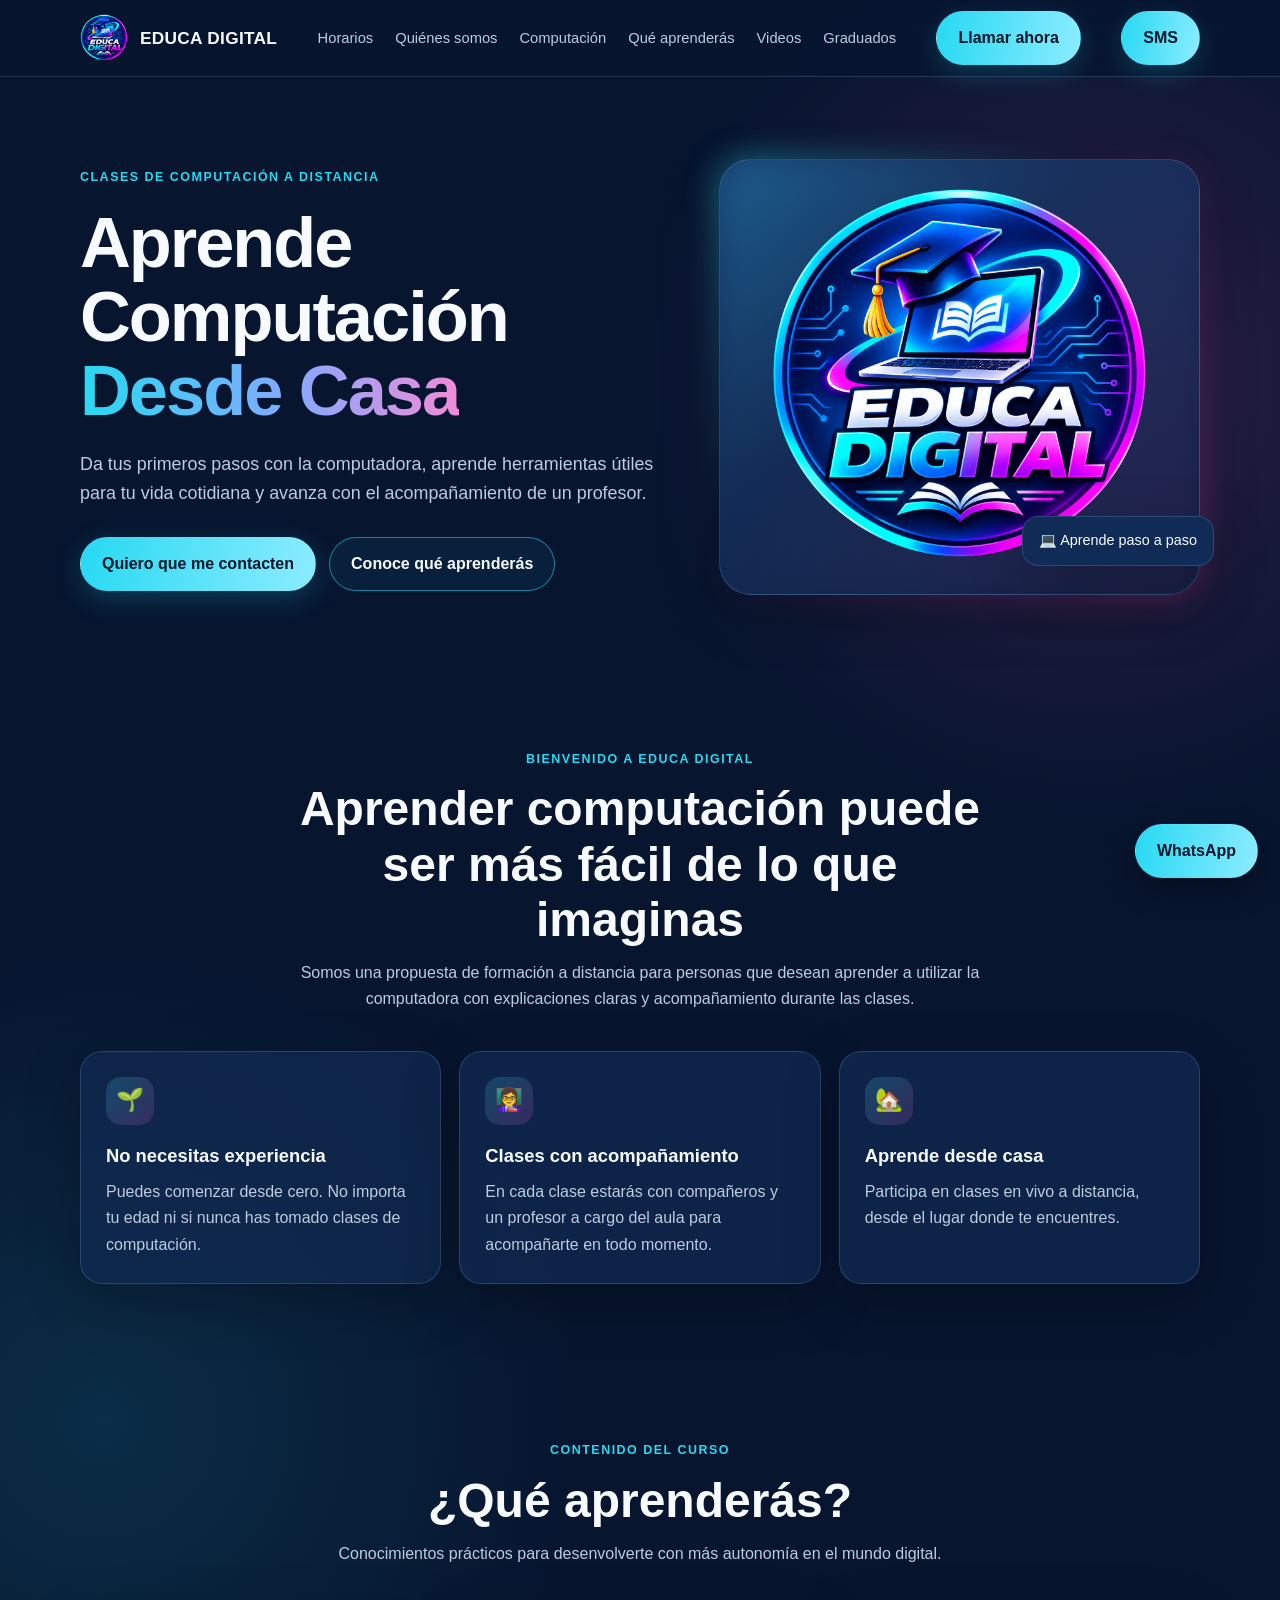
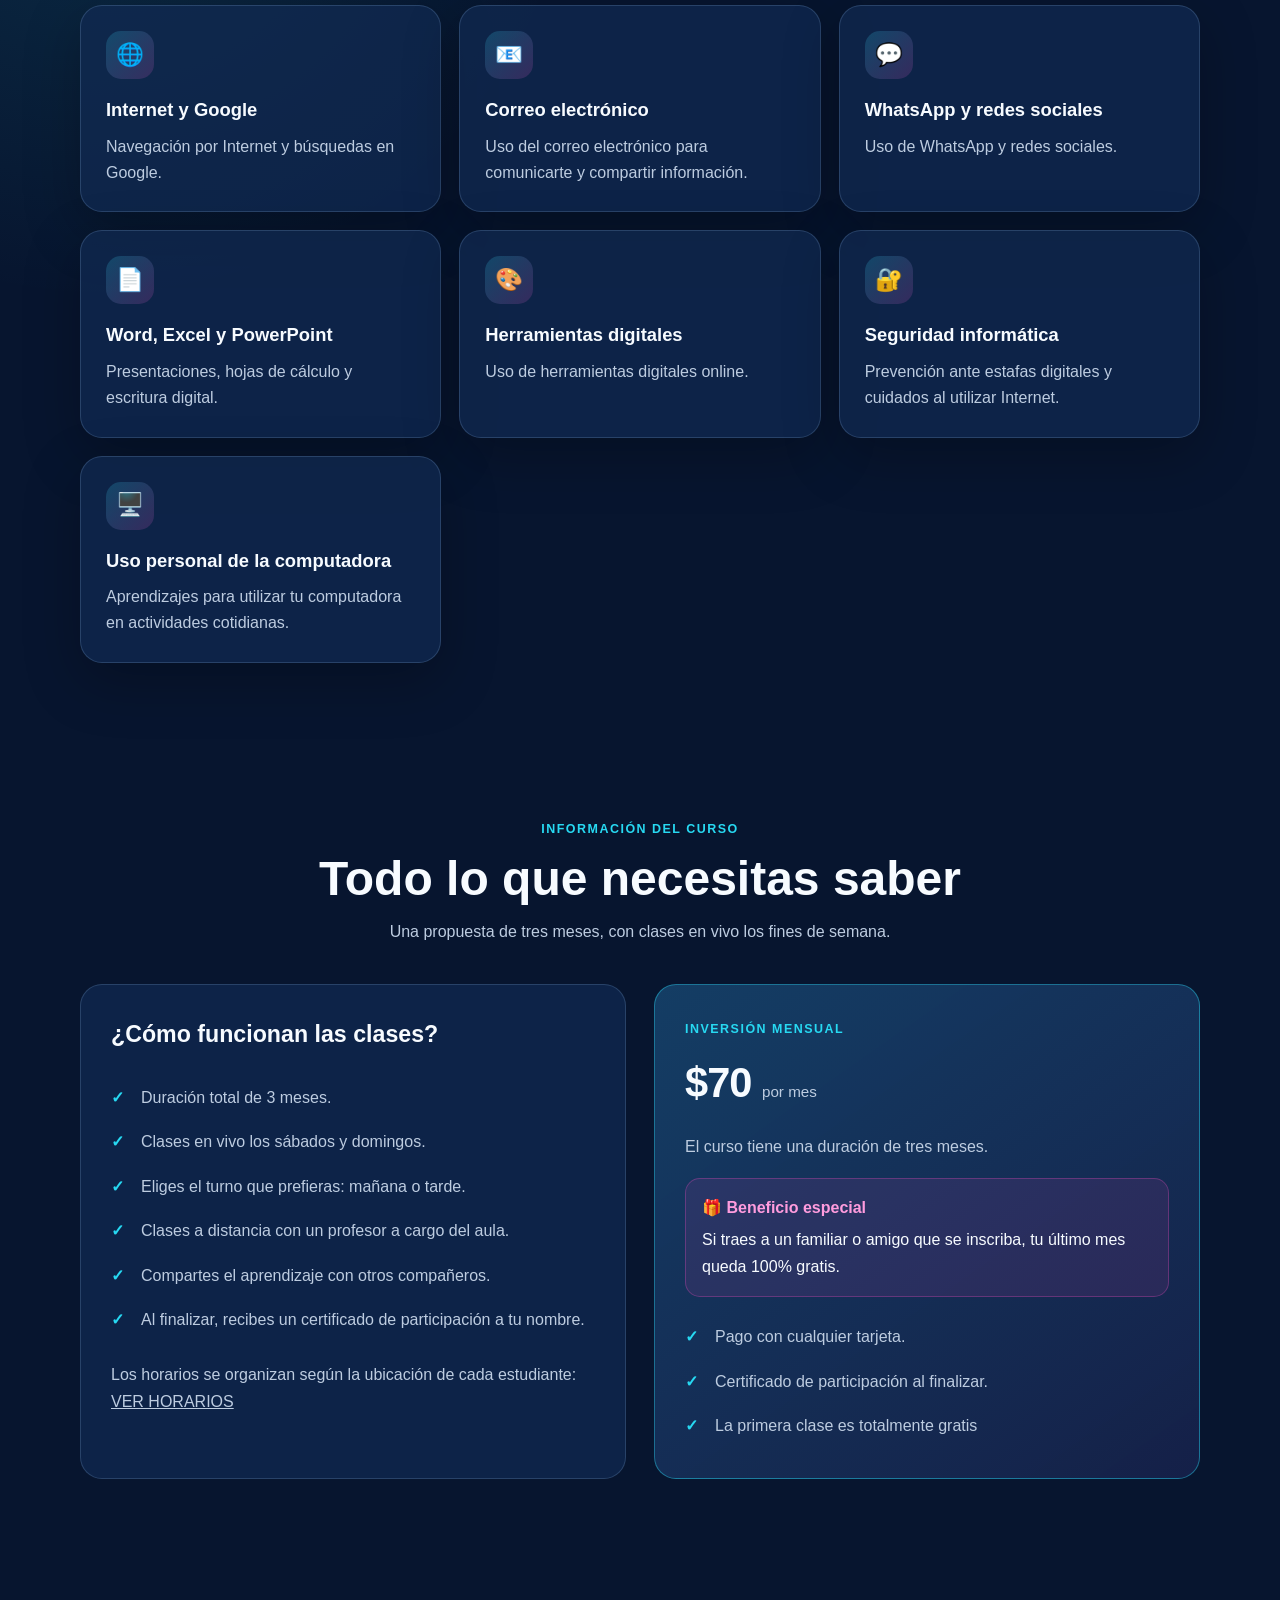
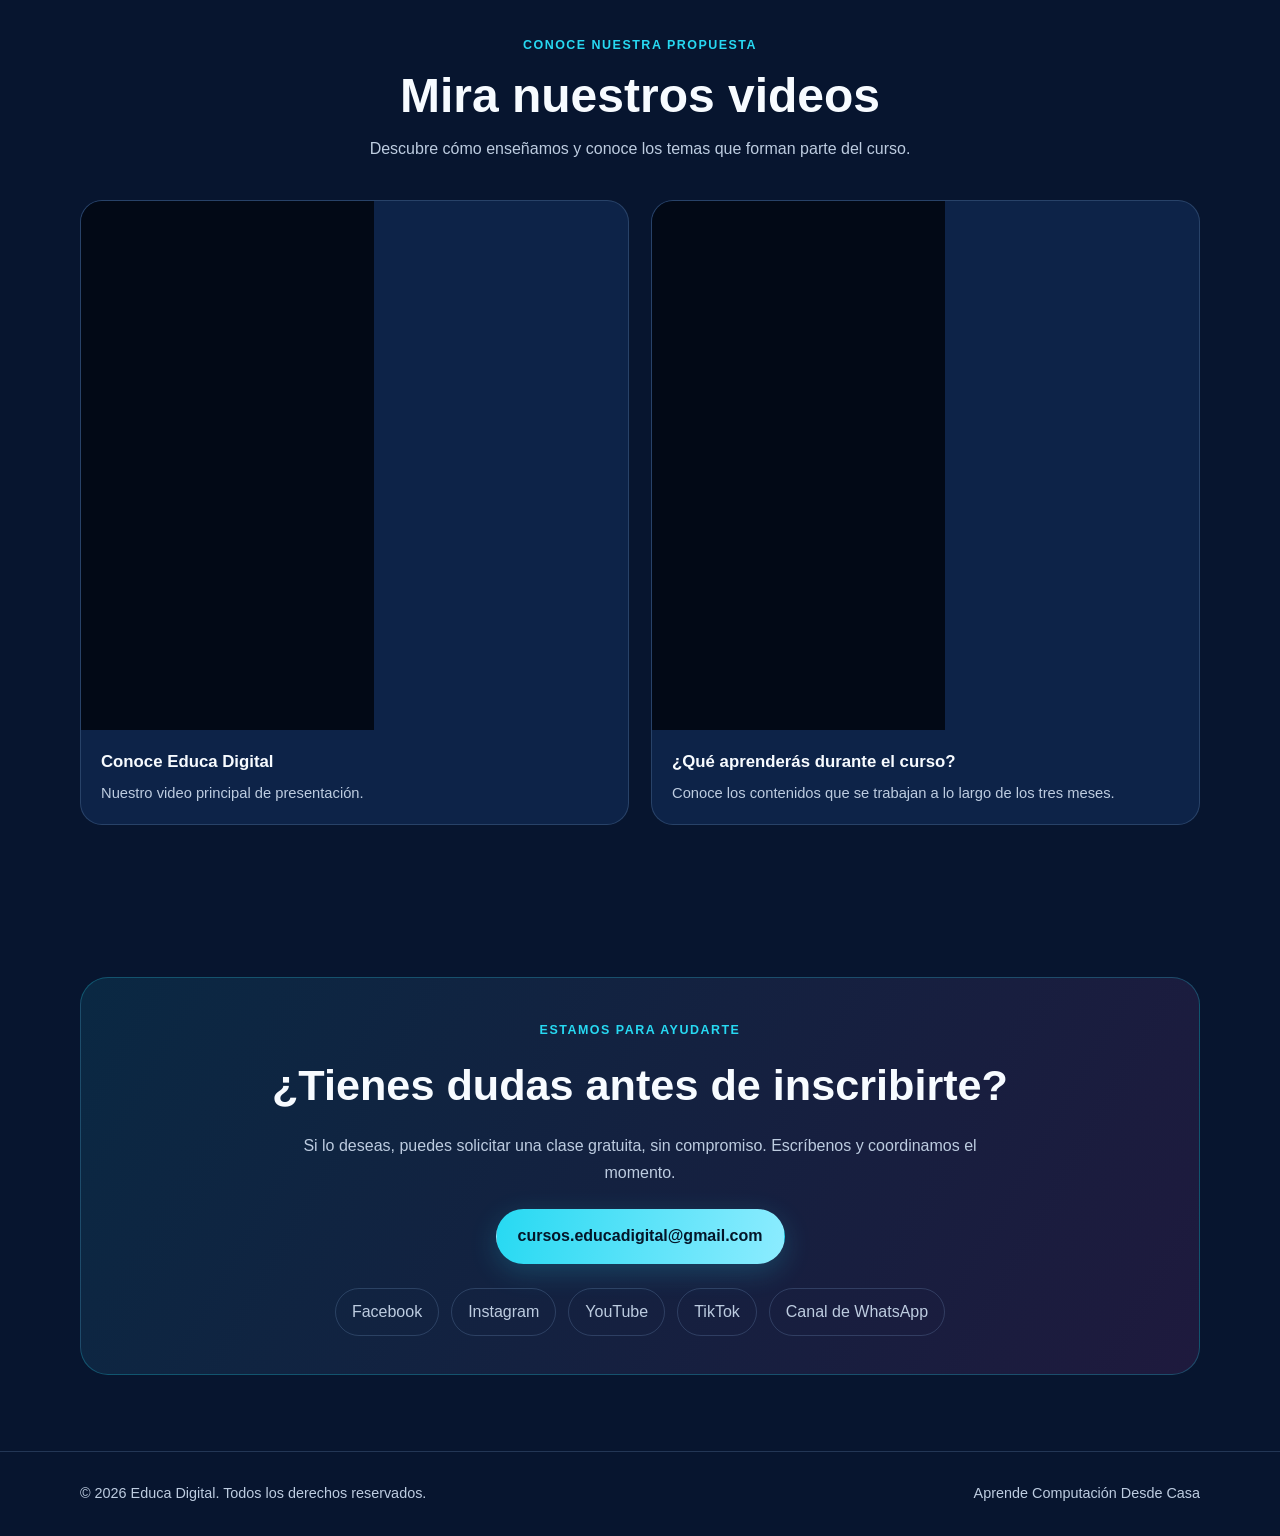
<file: index.html>
<!DOCTYPE html>
<html lang="es">
<head><link rel="icon" type="image/x-icon" href="/favicon-ed.ico">
  <meta charset="UTF-8">
  <meta name="viewport" content="width=device-width, initial-scale=1.0">
  <meta name="theme-color" content="#07152f">
  <meta name="description" content="Aprende computación desde casa con Educa Digital. Clases en vivo, acompañamiento de profesores y explicaciones fáciles de entender.">
  <title>Educa Digital | Aprende Computación Desde Casa</title>
  <link rel="stylesheet" href="estilos.css">
  
</head>
<body>
  <header class="topbar">
    <div class="container nav">
      <a class="brand" href="#inicio" aria-label="Educa Digital, inicio">
        <img src="logo.png" alt="Logo de Educa Digital">
        <span>EDUCA DIGITAL</span>
      </a>
      <nav class="nav-links" aria-label="Navegación principal">
        <a href="horario.html">Horarios</a>
        <a href="#nosotros">Quiénes somos</a>
        <a href="#curso">Computación</a>
        <a href="#aprendizaje">Qué aprenderás</a>
        <a href="#videos">Videos</a>
        <a href="graduados.html">Graduados</a>
      </nav>
      <a class="btn btn-primary" href="tel:+5493794576062">Llamar ahora</a> <a class="btn btn-primary" href="sms:+5493794576062">SMS</a>
    </div>
  </header>

  <main>
    <section class="hero" id="inicio">
      <div class="container hero-grid">
        <div>
          <span class="eyebrow">Clases de computación a distancia</span>
          <h1>Aprende Computación <span class="gradient-text">Desde Casa</span></h1>
          <p>Da tus primeros pasos con la computadora, aprende herramientas útiles para tu vida cotidiana y avanza con el acompañamiento de un profesor.</p>
          <div class="hero-actions">
            <a class="btn btn-primary" href="https://forms.gle/ZuZSR2dyeX1vKFSo9" target="_blank" rel="noopener">Quiero que me contacten</a>
            <a class="btn btn-outline" href="#aprendizaje">Conoce qué aprenderás</a>
          </div>
        </div>
        <div class="hero-art">
          <img src="logo.png" alt="Educa Digital">
          <div class="floating-note">💻 Aprende paso a paso</div>
        </div>
      </div>
    </section>

    <section id="nosotros">
      <div class="container">
        <div class="section-heading">
          <span class="eyebrow">Bienvenido a Educa Digital</span>
          <h2>Aprender computación puede ser más fácil de lo que imaginas</h2>
          <p>Somos una propuesta de formación a distancia para personas que desean aprender a utilizar la computadora con explicaciones claras y acompañamiento durante las clases.</p>
        </div>
        <div class="cards">
          <article class="card">
            <div class="card-icon">🌱</div>
            <h3>No necesitas experiencia</h3>
            <p>Puedes comenzar desde cero. No importa tu edad ni si nunca has tomado clases de computación.</p>
          </article>
          <article class="card">
            <div class="card-icon">👩‍🏫</div>
            <h3>Clases con acompañamiento</h3>
            <p>En cada clase estarás con compañeros y un profesor a cargo del aula para acompañarte en todo momento.</p>
          </article>
          <article class="card">
            <div class="card-icon">🏡</div>
            <h3>Aprende desde casa</h3>
            <p>Participa en clases en vivo a distancia, desde el lugar donde te encuentres.</p>
          </article>
        </div>
      </div>
    </section>

    <section id="aprendizaje">
      <div class="container">
        <div class="section-heading">
          <span class="eyebrow">Contenido del curso</span>
          <h2>¿Qué aprenderás?</h2>
          <p>Conocimientos prácticos para desenvolverte con más autonomía en el mundo digital.</p>
        </div>
        <div class="cards">
          <article class="card"><div class="card-icon">🌐</div><h3>Internet y Google</h3><p>Navegación por Internet y búsquedas en Google.</p></article>
          <article class="card"><div class="card-icon">📧</div><h3>Correo electrónico</h3><p>Uso del correo electrónico para comunicarte y compartir información.</p></article>
          <article class="card"><div class="card-icon">💬</div><h3>WhatsApp y redes sociales</h3><p>Uso de WhatsApp y redes sociales.</p></article>
          <article class="card"><div class="card-icon">📄</div><h3>Word, Excel y PowerPoint</h3><p>Presentaciones, hojas de cálculo y escritura digital.</p></article>
          <article class="card"><div class="card-icon">🎨</div><h3>Herramientas digitales</h3><p>Uso de herramientas digitales online.</p></article>
          <article class="card"><div class="card-icon">🔐</div><h3>Seguridad informática</h3><p>Prevención ante estafas digitales y cuidados al utilizar Internet.</p></article>
          <article class="card"><div class="card-icon">🖥️</div><h3>Uso personal de la computadora</h3><p>Aprendizajes para utilizar tu computadora en actividades cotidianas.</p></article>
        </div>
      </div>
    </section>

    <section id="curso">
      <div class="container">
        <div class="section-heading">
          <span class="eyebrow">Información del curso</span>
          <h2>Todo lo que necesitas saber</h2>
          <p>Una propuesta de tres meses, con clases en vivo los fines de semana.</p>
        </div>
        <div class="course-layout">
          <div class="course-panel">
            <h3>¿Cómo funcionan las clases?</h3>
            <ul class="check-list">
              <li>Duración total de 3 meses.</li>
              <li>Clases en vivo los sábados y domingos.</li>
              <li>Eliges el turno que prefieras: mañana o tarde.</li>
              <li>Clases a distancia con un profesor a cargo del aula.</li>
              <li>Compartes el aprendizaje con otros compañeros.</li>
              <li>Al finalizar, recibes un certificado de participación a tu nombre.</li>
            </ul>
            <p style="color:var(--muted);margin-top:20px">Los horarios se organizan según la ubicación de cada estudiante: <a href="horario.html">VER HORARIOS</a>
          </div>
          <div class="course-panel highlight">
            <span class="eyebrow">Inversión mensual</span>
            <div class="price">$70 <small>por mes</small></div>
            <p style="color:var(--muted)">El curso tiene una duración de tres meses.</p>
            <div class="bonus">
              <strong>🎁 Beneficio especial</strong>
              <p style="margin:6px 0 0;color:var(--white)">Si traes a un familiar o amigo que se inscriba, tu último mes queda 100% gratis.</p>
            </div>
            <ul class="check-list">
              <li>Pago con cualquier tarjeta.</li>
              <li>Certificado de participación al finalizar.</li>
              <li>La primera clase es totalmente gratis</li>
            </ul>
          </div>
        </div>
      </div>
    </section>

    <section id="videos">
      <div class="container">
        <div class="section-heading">
          <span class="eyebrow">Conoce nuestra propuesta</span>
          <h2>Mira nuestros videos</h2>
          <p>Descubre cómo enseñamos y conoce los temas que forman parte del curso.</p>
        </div>
        <div class="video-grid">
          <article class="video-card">
            <div class="video-frame">
              <iframe src="https://www.facebook.com/plugins/video.php?href=https%3A%2F%2Fwww.facebook.com%2Freel%2F1406018967979762&show_text=false" title="Video publicitario de Educa Digital" loading="lazy" allow="autoplay; clipboard-write; encrypted-media; picture-in-picture; web-share" allowfullscreen></iframe>
            </div>
            <div class="video-caption"><h3>Conoce Educa Digital</h3><p>Nuestro video principal de presentación.</p></div>
          </article>
          <article class="video-card">
            <div class="video-frame">
              <iframe src="https://www.facebook.com/plugins/video.php?href=https%3A%2F%2Fwww.facebook.com%2Freel%2F2603222766864018&show_text=false" title="Contenido del curso de tres meses" loading="lazy" allow="autoplay; clipboard-write; encrypted-media; picture-in-picture; web-share" allowfullscreen></iframe>
            </div>
            <div class="video-caption"><h3>¿Qué aprenderás durante el curso?</h3><p>Conoce los contenidos que se trabajan a lo largo de los tres meses.</p></div>
          </article>
        </div>
      </div>
    </section>

    <section id="contacto">
      <div class="container">
        <div class="trust-box">
          <span class="eyebrow">Estamos para ayudarte</span>
          <h2>¿Tienes dudas antes de inscribirte?</h2>
          <p>Si lo deseas, puedes solicitar una clase gratuita, sin compromiso. Escríbenos y coordinamos el momento.</p>
          <a class="btn btn-primary" href="mailto:cursos.educadigital@gmail.com">cursos.educadigital@gmail.com</a>
          <div class="socials">
            <a href="https://www.facebook.com/computacion.educadigital" target="_blank" rel="noopener">Facebook</a>
            <a href="https://www.instagram.com/computacion.educadigital/" target="_blank" rel="noopener">Instagram</a>
            <a href="https://www.youtube.com/@computacion.educadigital" target="_blank" rel="noopener">YouTube</a>
            <a href="https://www.tiktok.com/@computacion.educadigital" target="_blank" rel="noopener">TikTok</a>
            <a href="https://whatsapp.com/channel/0029Vb9up9wKrWQxth9QkJ2N" target="_blank" rel="noopener">Canal de WhatsApp</a>
          </div>
        </div>
      </div>
    </section>
  </main>

  <footer>
    <div class="container footer-row">
      <span>© <span id="year">2026</span> Educa Digital. Todos los derechos reservados.</span>
      <span>Aprende Computación Desde Casa</span>
    </div>
  </footer>

  <a class="btn btn-primary whatsapp-float" href="https://wa.me/543794576062?text=Hola%2C%20quiero%20informaci%C3%B3n%20sobre%20Educa%20Digital." target="_blank" rel="noopener" aria-label="Contactar a Educa Digital por WhatsApp">WhatsApp</a>
</body>
</html>
</file>
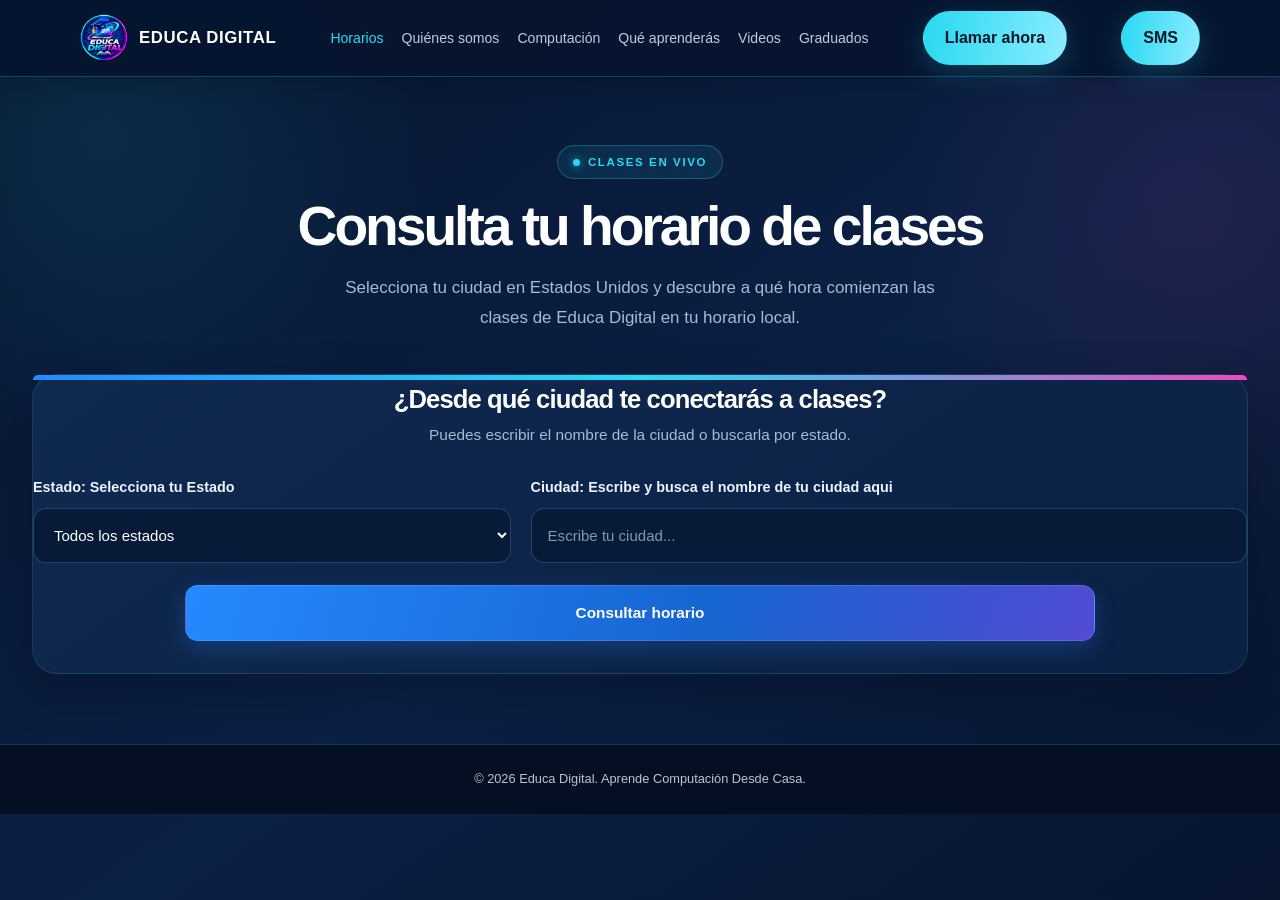
<file: horario.html>
<!DOCTYPE html>
<html lang="es">
<head><link rel="icon" type="image/x-icon" href="/favicon-ed.ico">
  <meta charset="UTF-8">
  <meta name="viewport" content="width=device-width, initial-scale=1.0">
  <meta name="theme-color" content="#07152f">
  <meta name="description" content="Consulta el horario local de las clases de Educa Digital desde tu ciudad en Estados Unidos.">
  <title>Consulta tu horario de clases | Educa Digital</title>

  <!-- Estilos generales del sitio -->
  <link rel="stylesheet" href="estilos.css">

  <!-- Estilos exclusivos del conversor -->
  <link rel="stylesheet" href="horario.css">

  <script src="horario.js" defer></script>
</head>

<body>

  <!-- ENCABEZADO PRINCIPAL DE EDUCA DIGITAL -->
  <header class="topbar">
    <div class="container nav">

      <a class="brand" href="index.html#inicio" aria-label="Educa Digital, inicio">
        <img src="logo.png" alt="Logo de Educa Digital">
        <span>EDUCA DIGITAL</span>
      </a>

      <nav class="nav-links" aria-label="Navegación principal">
        <a href="horario.html" aria-current="page">Horarios</a>
        <a href="index.html#nosotros">Quiénes somos</a>
        <a href="index.html#curso">Computación</a>
        <a href="index.html#aprendizaje">Qué aprenderás</a>
        <a href="index.html#videos">Videos</a>
        <a href="graduados.html">Graduados</a>
      </nav>

      <a class="btn btn-primary" href="tel:+5493794576062">Llamar ahora</a>
      <a class="btn btn-primary" href="sms:+5493794576062">SMS</a>

    </div>
  </header>


  <!-- CONTENIDO PRINCIPAL -->
  <main class="page-container">

    <!-- PRESENTACIÓN -->
    <section class="intro" aria-labelledby="page-title">

      <p class="eyebrow">CLASES EN VIVO</p>

      <h1 id="page-title">Consulta tu horario de clases</h1>

      <p class="intro-text">
        Selecciona tu ciudad en Estados Unidos y descubre a qué hora comienzan
        las clases de Educa Digital en tu horario local.
      </p>

    </section>


    <!-- CONVERSOR DE HORARIOS -->
    <section class="schedule-card" aria-labelledby="search-title">

      <div class="section-heading">

        <h2 id="search-title">¿Desde qué ciudad te conectarás a clases?</h2>

        <p>
          Puedes escribir el nombre de la ciudad o buscarla por estado.
        </p>

      </div>


      <!-- FORMULARIO DE BÚSQUEDA -->
      <form id="city-form" class="city-form" autocomplete="off">

        <div class="form-field">

          <label for="state-select">Estado: Selecciona tu Estado</label>

          <select id="state-select" name="state">
            <option value="">Todos los estados</option>
          </select>

        </div>


        <div class="form-field">

  <label for="city-search">Ciudad: Escribe y busca el nombre de tu ciudad aqui</label>

  <div class="city-autocomplete">

    <input
      id="city-search"
      name="city"
      type="search"
      placeholder="Escribe tu ciudad..."
      aria-describedby="city-help"
      aria-autocomplete="list"
      aria-controls="city-options"
      aria-expanded="false"
      autocomplete="off"
      required
    >

    <div
      id="city-options"
      class="city-options"
      role="listbox"
      aria-label="Ciudades disponibles"
      hidden
    ></div>

  </div>

</div>


        <button
          type="submit"
          id="check-schedule"
          class="primary-button"
        >
          Consultar horario
        </button>

      </form>


      <!-- MENSAJES DEL FORMULARIO -->
      <p
        id="form-message"
        class="form-message"
        role="status"
        aria-live="polite"
      ></p>


      <!-- RESULTADO DE LA CONSULTA -->
      <section
        id="schedule-result"
        class="schedule-result"
        aria-live="polite"
        hidden
      >

        <p class="result-kicker">HORARIO DE TUS CLASES</p>

        <h2 id="selected-location">Tu ciudad</h2>


        <div class="local-time-panel">

          <span class="time-label">En tu horario local</span>

          <p id="local-time" class="time-value">--:--</p>

          <p class="class-days">Sábados y domingos</p>

        </div>



<div class="argentina-time-panel">

  <div class="schedule-note-icon">ⓘ</div>

  <div class="schedule-note-content">
    <strong>Una aclaración sobre los horarios</strong>

    <p>
      La hora de las clases puede variar ligeramente según tu ciudad
      y los cambios de horario de verano. Nuestro conversor tiene
      en cuenta estas diferencias para mostrarte el horario local
      correspondiente.
    </p>

    <p>
      Si tienes alguna duda, escríbenos a
      <a href="mailto:cursos.educadigital@gmail.com">
        cursos.educadigital@gmail.com
      </a>
      o mándanos un mensaje al
      <a href="sms:+5493794576062">+54 9 379 457-6062</a>.
    </p>
  </div>

</div>



        <p id="date-note" class="date-note"></p>

      </section>

    </section>

  </main>


  <!-- PIE DE PÁGINA -->
  <footer class="site-footer">

    <p>
      © <span id="current-year">2026</span>
      Educa Digital. Aprende Computación Desde Casa.
    </p>

  </footer>

</body>
</html>
</file>
<file: estilos.css>
:root {
      --navy: #07152f;
      --navy-2: #0b2045;
      --cyan: #27d9f2;
      --blue: #2589ff;
      --pink: #ec4bbd;
      --white: #f7fbff;
      --muted: #bdcce0;
      --panel: rgba(17, 42, 82, .72);
      --line: rgba(160, 205, 255, .18);
      --radius: 22px;
      --shadow: 0 18px 55px rgba(0, 0, 0, .25);
    }

    * { box-sizing: border-box; }
    html { scroll-behavior: smooth; }
    body {
      margin: 0;
      font-family: Arial, Helvetica, sans-serif;
      color: var(--white);
      background:
        radial-gradient(circle at 85% 8%, rgba(236,75,189,.16), transparent 28rem),
        radial-gradient(circle at 8% 30%, rgba(39,217,242,.12), transparent 30rem),
        var(--navy);
      line-height: 1.65;
    }
    a { color: inherit; }
    img { max-width: 100%; display: block; }
    .container { width: min(1120px, calc(100% - 40px)); margin: 0 auto; }
    .topbar {
      position: sticky; top: 0; z-index: 20;
      background: rgba(7,21,47,.88); backdrop-filter: blur(14px);
      border-bottom: 1px solid var(--line);
    }
    .nav { min-height: 76px; display: flex; align-items: center; justify-content: space-between; gap: 24px; }
    .brand { display: flex; align-items: center; gap: 12px; text-decoration: none; font-weight: 800; letter-spacing: .3px; }
    .brand img { width: 48px; height: 48px; object-fit: contain; border-radius: 12px; }
    .brand span { font-size: 1.08rem; }
    .nav-links { display: flex; align-items: center; gap: 22px; }
    .nav-links a { color: var(--muted); text-decoration: none; font-size: .92rem; }
    .nav-links a:hover { color: var(--cyan); }
    .btn {
      display: inline-flex; align-items: center; justify-content: center; gap: 9px;
      padding: 13px 21px; border-radius: 999px; text-decoration: none;
      font-weight: 800; border: 1px solid transparent; transition: .2s ease;
    }
    .btn:hover { transform: translateY(-2px); filter: brightness(1.08); }
    .btn-primary { color: #041629; background: linear-gradient(100deg, var(--cyan), #8cecff); box-shadow: 0 8px 28px rgba(39,217,242,.2); }
    .btn-outline { border-color: rgba(39,217,242,.55); color: var(--white); background: rgba(39,217,242,.06); }
    .hero { padding: 82px 0 74px; overflow: hidden; }
    .hero-grid { display: grid; grid-template-columns: 1.1fr .9fr; align-items: center; gap: 52px; }
    .eyebrow { display: inline-block; color: var(--cyan); font-weight: 800; letter-spacing: 1.5px; text-transform: uppercase; font-size: .78rem; }
    h1 { font-size: clamp(2.5rem, 5.5vw, 4.8rem); line-height: 1.05; letter-spacing: -2px; margin: 17px 0 22px; }
    .gradient-text { background: linear-gradient(90deg, var(--cyan), #83aaff 55%, #f18bd7); -webkit-background-clip: text; background-clip: text; color: transparent; }
    .hero p { color: var(--muted); font-size: 1.12rem; max-width: 610px; }
    .hero-actions { display: flex; flex-wrap: wrap; gap: 13px; margin-top: 28px; }
    .hero-art {
      position: relative; padding: 22px; border: 1px solid var(--line); border-radius: 32px;
      background: linear-gradient(145deg, rgba(30,76,135,.65), rgba(12,29,62,.8)); box-shadow: var(--shadow);
    }
    .hero-art:before { content: ""; position: absolute; inset: -2px; border-radius: 34px; background: linear-gradient(135deg, rgba(39,217,242,.55), transparent 40%, rgba(236,75,189,.42)); z-index: -1; filter: blur(16px); }
    .hero-art img { width: 100%; max-width: 390px; margin: auto; border-radius: 20px; }
    .floating-note { position: absolute; right: -15px; bottom: 28px; background: #102b56; border: 1px solid var(--line); border-radius: 16px; padding: 12px 16px; box-shadow: var(--shadow); font-size: .9rem; }
    section { padding: 76px 0; }
    .section-heading { max-width: 720px; margin: 0 auto 38px; text-align: center; }
    .section-heading h2 { font-size: clamp(1.9rem, 4vw, 3rem); line-height: 1.15; margin: 10px 0 13px; }
    .section-heading p { color: var(--muted); margin: 0; }
    .cards { display: grid; grid-template-columns: repeat(3, 1fr); gap: 18px; }
    .card { background: var(--panel); border: 1px solid var(--line); border-radius: var(--radius); padding: 25px; box-shadow: var(--shadow); }
    .card-icon { width: 48px; height: 48px; display: grid; place-items: center; border-radius: 15px; font-size: 1.4rem; background: linear-gradient(135deg, rgba(39,217,242,.2), rgba(236,75,189,.18)); margin-bottom: 16px; }
    .card h3 { margin: 0 0 8px; font-size: 1.15rem; }
    .card p { color: var(--muted); margin: 0; }
    .course-layout { display: grid; grid-template-columns: 1fr 1fr; gap: 28px; align-items: stretch; }
    .course-panel { padding: 30px; border-radius: var(--radius); background: var(--panel); border: 1px solid var(--line); }
    .course-panel h3 { margin-top: 0; font-size: 1.45rem; }
    .check-list { list-style: none; padding: 0; margin: 18px 0 0; }
    .check-list li { padding: 9px 0 9px 30px; position: relative; color: var(--muted); }
    .check-list li:before { content: "✓"; color: var(--cyan); font-weight: 900; position: absolute; left: 0; }
    .price { font-size: 2.6rem; font-weight: 900; letter-spacing: -1px; margin: 8px 0 0; }
    .price small { font-size: .95rem; color: var(--muted); font-weight: 500; letter-spacing: 0; }
    .highlight { border-color: rgba(39,217,242,.42); background: linear-gradient(145deg, rgba(25,75,119,.75), rgba(24,35,78,.82)); }
    .bonus { margin-top: 18px; padding: 16px; border-radius: 15px; background: rgba(236,75,189,.1); border: 1px solid rgba(236,75,189,.3); }
    .bonus strong { color: #ff9cde; }
    .schedule-image { max-height: 570px; width: auto; margin: 20px auto 0; border-radius: 14px; border: 1px solid var(--line); }
    .video-grid { display: grid; grid-template-columns: 1fr 1fr; gap: 22px; }
    .video-card { background: var(--panel); border: 1px solid var(--line); border-radius: var(--radius); overflow: hidden; }
    .video-frame { aspect-ratio: 9 / 16; max-height: 520px; background: #020916; }
    .video-frame iframe { width: 100%; height: 100%; border: 0; }
    .video-caption { padding: 18px 20px; }
    .video-caption h3 { margin: 0 0 6px; font-size: 1.05rem; }
    .video-caption p { color: var(--muted); margin: 0; font-size: .92rem; }
    .trust-box { text-align: center; padding: 38px; border-radius: 28px; border: 1px solid rgba(39,217,242,.25); background: linear-gradient(120deg, rgba(39,217,242,.1), rgba(236,75,189,.1)); }
    .trust-box h2 { font-size: clamp(1.8rem, 4vw, 2.7rem); margin: 8px 0 12px; }
    .trust-box p { color: var(--muted); max-width: 700px; margin: 0 auto 23px; }
    .socials { display: flex; flex-wrap: wrap; justify-content: center; gap: 12px; margin-top: 24px; }
    .socials a { border: 1px solid var(--line); padding: 10px 16px; border-radius: 999px; text-decoration: none; color: var(--muted); }
    .socials a:hover { color: var(--cyan); border-color: var(--cyan); }
    footer { padding: 30px 0; border-top: 1px solid var(--line); color: var(--muted); font-size: .9rem; }
    .footer-row { display: flex; justify-content: space-between; align-items: center; gap: 20px; flex-wrap: wrap; }
    .whatsapp-float { position: fixed; right: 22px; bottom: 22px; z-index: 30; box-shadow: 0 10px 30px rgba(0,0,0,.35); }
    @media (max-width: 800px) {
      .nav { padding: 12px 0; flex-wrap: wrap; }
      .nav-links { order: 3; width: 100%; overflow-x: auto; gap: 18px; padding: 5px 0; }
      .nav-links a { white-space: nowrap; }
      .hero { padding: 55px 0; }
      .hero-grid, .course-layout { grid-template-columns: 1fr; }
      .hero-grid { gap: 34px; }
      .hero-art { max-width: 520px; margin: auto; }
      .cards { grid-template-columns: 1fr 1fr; }
    }
    @media (max-width: 560px) {
      .container { width: min(100% - 30px, 1120px); }
      .cards, .video-grid { grid-template-columns: 1fr; }
      section { padding: 58px 0; }
      .hero-actions .btn { width: 100%; }
      .floating-note { right: -5px; bottom: 12px; }
      .trust-box { padding: 27px 19px; }
      .whatsapp-float { right: 14px; bottom: 14px; }
    }
</file>
<file: horario.css>
/* ==========================================================
   EDUCA DIGITAL — CONSULTA DE HORARIOS
   Diseño oscuro basado en la identidad visual de la marca.
   ========================================================== */

:root {
  --navy: #07152f;
  --navy-2: #0b2045;
  --blue: #2589ff;
  --cyan: #27d9f2;
  --magenta: #ec4bbd;

  --text: #f2f7ff;
  --muted: #a9bad2;
  --white: #ffffff;
  --background: #07152f;
  --surface: #0b2045;
  --surface-light: #102b52;
  --border: rgba(128, 173, 220, .17);

  --shadow-card: 0 18px 50px rgba(0, 0, 0, .24);
  --shadow-soft: 0 8px 25px rgba(0, 0, 0, .18);
}

/* =========================
   BASE
   ========================= */

* {
  box-sizing: border-box;
}

html {
  scroll-behavior: smooth;
}

body {
  margin: 0;
  min-height: 100vh;
  color: var(--text);
  background:
    radial-gradient(circle at 8% 15%, rgba(39,217,242,.10), transparent 330px),
    radial-gradient(circle at 94% 25%, rgba(236,75,189,.09), transparent 310px),
    linear-gradient(145deg, #07152f 0%, #0b2045 55%, #07152f 100%);
  font-family: Inter, "Segoe UI", Arial, sans-serif;
  line-height: 1.6;
}

/* =========================
   HEADER DEL SITIO
   ========================= */

.topbar {
  position: sticky;
  top: 0;
  z-index: 100;
  width: 100%;
  background: rgba(7, 21, 47, .97);
  border-bottom: 1px solid rgba(39, 217, 242, .25);
  box-shadow: 0 5px 22px rgba(0, 0, 0, .18);
  backdrop-filter: blur(14px);
  -webkit-backdrop-filter: blur(14px);
}

.topbar .container {
  width: min(1120px, calc(100% - 40px));
  margin: 0 auto;
}

.topbar .nav {
  min-height: 76px;
  display: flex;
  align-items: center;
  justify-content: space-between;
  gap: 22px;
}

.topbar .brand {
  display: flex;
  flex-direction: row;
  align-items: center;
  gap: 11px;
  flex-shrink: 0;
  color: var(--white);
  text-decoration: none;
}

.topbar .brand img {
  width: 48px;
  height: 48px;
  object-fit: contain;
  border-radius: 10px;
}

.topbar .brand span {
  color: var(--white);
  font-size: 1.05rem;
  font-weight: 850;
  letter-spacing: .035em;
}

.topbar .nav-links {
  display: flex;
  align-items: center;
  justify-content: center;
  gap: 18px;
}

.topbar .nav-links a {
  color: #bdcce0;
  text-decoration: none;
  font-size: .88rem;
  white-space: nowrap;
  transition: color .2s ease;
}

.topbar .nav-links a:hover,
.topbar .nav-links a[aria-current="page"] {
  color: var(--cyan);
}

.topbar .btn {
  flex-shrink: 0;
  white-space: nowrap;
  text-decoration: none;
}

/* =========================
   CONTENEDOR PRINCIPAL
   ========================= */

.page-container {
  width: 95%;
  max-width: none;
  margin: 0 auto;
  padding: 68px 0 70px;
}

.page-container > section {
  padding: 0;
}

/* =========================
   PRESENTACIÓN
   ========================= */

.intro {
  position: relative;
  max-width: 760px;
  margin: 0 auto 42px;
  text-align: center;
}

.eyebrow {
  display: inline-flex;
  align-items: center;
  gap: 8px;
  margin: 0 0 17px;
  padding: 7px 15px;
  color: var(--cyan);
  background: rgba(39, 217, 242, .09);
  border: 1px solid rgba(39, 217, 242, .28);
  border-radius: 50px;
  font-size: .72rem;
  font-weight: 850;
  letter-spacing: .14em;
}

.intro .eyebrow::before {
  content: "";
  width: 7px;
  height: 7px;
  background: var(--cyan);
  border-radius: 50%;
  box-shadow: 0 0 9px rgba(39,217,242,.8);
}

h1,
h2,
p {
  margin-top: 0;
}

.intro h1 {
  max-width: 730px;
  margin: 0 auto 16px;
  color: var(--white);
  font-size: clamp(2.2rem, 5vw, 3.45rem);
  font-weight: 850;
  line-height: 1.1;
  letter-spacing: -.055em;
}

.intro-text {
  max-width: 640px;
  margin: 0 auto;
  color: var(--muted);
  font-size: 1.06rem;
  line-height: 1.75;
}

/* =========================
   TARJETA DE BÚSQUEDA
   ========================= */

.schedule-card {
  position: relative;
  overflow: visible;
  padding: clamp(25px, 5vw, 44px);
  background: linear-gradient(145deg, #10294f, #0b2045);
  border: 1px solid rgba(39,217,242,.16);
  border-radius: 25px;
  box-shadow: var(--shadow-card);
}

.schedule-card::before {
  content: "";
  position: absolute;
  top: 0;
  left: 0;
  width: 100%;
  height: 5px;
  background: linear-gradient(
    90deg,
    var(--blue),
    var(--cyan),
    var(--magenta)
  );
  border-radius: 25px 25px 0 0;
  pointer-events: none;
}

.section-heading {
  margin-bottom: 29px;
}

.section-heading h2 {
  margin-bottom: 8px;
  color: var(--white);
  font-size: clamp(1.3rem, 3vw, 1.6rem);
  font-weight: 850;
  letter-spacing: -.035em;
}

.section-heading p {
  margin: 0;
  color: var(--muted);
  font-size: .96rem;
}

/* =========================
   FORMULARIO
   ========================= */

.city-form {
  display: grid;
  grid-template-columns: minmax(180px, .8fr) minmax(240px, 1.2fr);
  gap: 20px;
  align-items: end;
}

.form-field {
  display: flex;
  min-width: 0;
  flex-direction: column;
  gap: 9px;
}

.form-field label {
  color: #eaf5ff;
  font-size: .9rem;
  font-weight: 800;
}

.form-field input,
.form-field select {
  width: 100%;
  min-height: 55px;
  padding: 0 16px;
  color: var(--white);
  background: #071a38;
  border: 1px solid rgba(128,173,220,.27);
  border-radius: 13px;
  outline: none;
  font-family: inherit;
  font-size: .94rem;
  color-scheme: dark;
  transition:
    border-color .2s ease,
    background .2s ease,
    box-shadow .2s ease;
}

.form-field input:hover,
.form-field select:hover {
  background: #0a2042;
  border-color: rgba(39,217,242,.45);
}

.form-field input:focus,
.form-field select:focus {
  background: #0a2042;
  border-color: var(--cyan);
  box-shadow: 0 0 0 4px rgba(39,217,242,.12);
}

.form-field input::placeholder {
  color: #8298b6;
}

.form-field small {
  color: #9db1cb;
  font-size: .78rem;
  line-height: 1.45;
}

/* =========================
   BOTÓN PRINCIPAL
   ========================= */

.primary-button {
  grid-column: 1 / -1;
  justify-self: center;
  position: relative;
  width: 75%;
  min-height: 56px;
  margin-top: 2px;
  padding: 13px 24px;
  overflow: hidden;
  color: #fff;
  background: linear-gradient(
    105deg,
    #2589ff 0%,
    #1765d1 58%,
    #514bd3 100%
  );
  border: 1px solid rgba(255,255,255,.12);
  border-radius: 13px;
  box-shadow: 0 9px 22px rgba(37,137,255,.23);
  cursor: pointer;
  font-family: inherit;
  font-size: .96rem;
  font-weight: 850;
  transition:
    transform .2s ease,
    box-shadow .2s ease,
    filter .2s ease;
}

.primary-button:hover {
  filter: brightness(1.12);
  box-shadow: 0 13px 27px rgba(37,137,255,.35);
  transform: translateY(-2px);
}

.primary-button:active {
  transform: translateY(0);
}

.primary-button:focus-visible {
  outline: 3px solid var(--cyan);
  outline-offset: 4px;
}

/* =========================
   MENSAJES
   ========================= */

.form-message {
  min-height: 1.4em;
  margin: 12px 0 0;
  color: #ff9b9b;
  font-size: .88rem;
}

/* =========================
   RESULTADO
   ========================= */

.schedule-result {
  position: relative;
  margin-top: 25px;
  padding: clamp(20px, 4vw, 30px);
  overflow: hidden;
  background:
    radial-gradient(circle at 100% 0%, rgba(236,75,189,.10), transparent 230px),
    linear-gradient(135deg, #102e53 0%, #0c2549 58%, #172449 100%);
  border: 1px solid rgba(39,217,242,.28);
  border-radius: 20px;
  animation: result-in .35s ease both;
}

.schedule-result[hidden] {
  display: none;
}

.result-kicker {
  margin-bottom: 5px;
  color: var(--cyan);
  font-size: .72rem;
  font-weight: 900;
  letter-spacing: .14em;
}

.schedule-result h2 {
  margin-bottom: 22px;
  color: var(--white);
  font-size: clamp(1.35rem, 3vw, 1.65rem);
  font-weight: 850;
  letter-spacing: -.035em;
}

/* =========================
   PANEL DE HORA LOCAL
   ========================= */

.local-time-panel {
  position: relative;
  padding: 29px 20px 25px;
  overflow: hidden;
  color: #fff;
  text-align: center;
  background:
    radial-gradient(circle at 15% 0%, rgba(39,217,242,.18), transparent 210px),
    linear-gradient(125deg, #07152f 0%, #0b2045 55%, #123e70 100%);
  border: 1px solid rgba(39,217,242,.28);
  border-radius: 17px;
  box-shadow: 0 13px 28px rgba(0,0,0,.2);
}

.local-time-panel::before,
.local-time-panel::after {
  content: "";
  position: absolute;
  width: 150px;
  height: 150px;
  border: 1px solid rgba(39,217,242,.12);
  border-radius: 50%;
  pointer-events: none;
}

.local-time-panel::before {
  top: -95px;
  left: -45px;
}

.local-time-panel::after {
  right: -80px;
  bottom: -105px;
  width: 210px;
  height: 210px;
}

.local-time-panel .time-label {
  position: relative;
  z-index: 1;
  display: block;
  color: #bdcce0;
  font-size: .9rem;
  font-weight: 600;
}

.time-value {
  position: relative;
  z-index: 1;
  margin: 5px 0 0;
  color: var(--cyan);
  font-size: clamp(2.6rem, 9vw, 3.8rem);
  font-weight: 900;
  line-height: 1.15;
  letter-spacing: -.055em;
  text-shadow: 0 0 22px rgba(39,217,242,.22);
}

.class-days {
  position: relative;
  z-index: 1;
  margin: 9px 0 0;
  color: #fff;
  font-size: .94rem;
  font-weight: 650;
}

/* =========================
   PANEL INFORMATIVO
   ========================= */

.argentina-time-panel {
  display: flex;
  align-items: center;
  justify-content: space-between;
  gap: 16px;
  margin-top: 15px;
  padding: 17px 19px;
  background: #0b2045;
  border: 1px solid rgba(128,173,220,.20);
  border-radius: 14px;
}

.argentina-time-panel .time-label {
  color: var(--muted);
  font-size: .88rem;
}

.argentina-time-panel strong {
  color: var(--cyan);
  font-size: 1.08rem;
  font-weight: 850;
}

.argentina-time-panel p {
  margin: 0;
  color: var(--muted);
  font-size: .87rem;
  line-height: 1.6;
}

.date-note {
  margin: 16px 0 0;
  color: #a9bad2;
  font-size: .84rem;
  line-height: 1.6;
}

/* =========================
   INFORMACIÓN DEL CURSO
   ========================= */

.schedule-info {
  position: relative;
  margin-top: 25px;
  padding: clamp(25px, 4vw, 34px);
  overflow: hidden;
  background: linear-gradient(145deg, #10294f, #0b2045);
  border: 1px solid rgba(39,217,242,.16);
  border-radius: 22px;
  box-shadow: var(--shadow-soft);
}

.schedule-info::before {
  content: "";
  position: absolute;
  top: 0;
  left: 0;
  width: 4px;
  height: 100%;
  background: linear-gradient(
    180deg,
    var(--cyan),
    var(--blue),
    var(--magenta)
  );
}

.schedule-info h2 {
  margin-bottom: 9px;
  color: var(--white);
  font-size: 1.4rem;
  font-weight: 850;
  letter-spacing: -.03em;
}

.schedule-info > p {
  color: var(--muted);
}

.base-schedule {
  display: flex;
  justify-content: space-between;
  align-items: center;
  gap: 14px;
  margin: 19px 0 13px;
  padding: 17px 19px;
  background: #071a38;
  border: 1px solid rgba(39,217,242,.18);
  border-radius: 13px;
}

.base-schedule span {
  color: var(--muted);
  font-size: .91rem;
  font-weight: 600;
}

.base-schedule strong {
  color: var(--cyan);
  font-size: 1.25rem;
  font-weight: 900;
}

.schedule-info .timezone-note {
  margin-bottom: 0;
  color: #a9bad2;
  font-size: .85rem;
  line-height: 1.7;
}

/* =========================
   PIE DE PÁGINA
   ========================= */

.site-footer {
  padding: 24px 18px;
  color: rgba(255,255,255,.75);
  background: #050f23;
  border-top: 1px solid rgba(39,217,242,.20);
  text-align: center;
  font-size: .8rem;
}

.site-footer p {
  margin: 0;
}

/* =========================
   ANIMACIÓN
   ========================= */

@keyframes result-in {
  from {
    opacity: 0;
    transform: translateY(12px);
  }

  to {
    opacity: 1;
    transform: translateY(0);
  }
}

/* =========================
   TABLET
   ========================= */

@media (max-width: 1000px) {
  .topbar .nav {
    flex-wrap: wrap;
    padding: 12px 0;
  }

  .topbar .nav-links {
    gap: 14px;
  }
}

/* =========================
   MÓVILES
   ========================= */

@media (max-width: 800px) {
  .topbar .nav-links {
    order: 3;
    width: 100%;
    overflow-x: auto;
    justify-content: flex-start;
    padding: 7px 0;
    scrollbar-width: thin;
  }

  .topbar .nav-links a {
    white-space: nowrap;
  }
}

@media (max-width: 560px) {
  .topbar .container {
    width: calc(100% - 28px);
  }

  .topbar .nav {
    gap: 12px;
  }

  .topbar .brand img {
    width: 42px;
    height: 42px;
  }

  .topbar .brand span {
    font-size: .94rem;
  }

  .topbar > .container > .btn {
    padding: 9px 11px;
    font-size: .78rem;
  }

.page-container {
  width: 95%;
  padding: 44px 0 45px;
}

  .intro {
    margin-bottom: 29px;
  }

  .intro h1 {
    font-size: clamp(2rem, 9vw, 2.55rem);
  }

  .intro-text {
    font-size: .96rem;
  }

  .schedule-card {
    padding: 25px 18px;
    border-radius: 19px;
  }

  .city-form {
    grid-template-columns: 1fr;
    gap: 16px;
  }

  .primary-button {
    grid-column: auto;
    justify-self: stretch;
    width: 100%;
  }

  .schedule-result {
    padding: 18px;
    border-radius: 16px;
  }

  .local-time-panel {
    padding: 25px 14px 22px;
  }

  .time-value {
    font-size: clamp(2.4rem, 12vw, 3.2rem);
  }

  .argentina-time-panel,
  .base-schedule {
    align-items: flex-start;
    flex-direction: column;
    gap: 6px;
  }

  .schedule-info {
    padding: 25px 20px;
    border-radius: 18px;
  }
}

/* =========================
   ACCESIBILIDAD
   ========================= */

@media (prefers-reduced-motion: reduce) {
  *,
  *::before,
  *::after {
    scroll-behavior: auto !important;
    animation-duration: .01ms !important;
    animation-iteration-count: 1 !important;
    transition-duration: .01ms !important;
  }
}

/* =========================================================
   BUSCADOR PERSONALIZADO DE CIUDADES
   Compatible con PC y dispositivos móviles
   ========================================================= */

.city-autocomplete {
  position: relative;
  z-index: 20;
  width: 100%;
}

.city-autocomplete:focus-within {
  z-index: 30;
}

.city-options[hidden] {
  display: none !important;
}

.city-options {
  position: absolute;
  z-index: 1000;
  top: calc(100% + 7px);
  left: 0;
  right: 0;

  max-height: 270px;
  overflow-y: auto;
  overscroll-behavior: contain;

  padding: 6px;

  background: #0b2045;
  border: 1px solid rgba(39, 217, 242, .4);
  border-radius: 13px;

  box-shadow:
    0 12px 30px rgba(0, 0, 0, .35),
    0 0 14px rgba(39, 217, 242, .08);
}

.city-option {
  display: flex;
  width: 100%;
  min-height: 48px;
  justify-content: space-between;
  align-items: center;
  gap: 12px;

  padding: 11px 13px;

  color: #fff;
  background: transparent;
  border: 0;
  border-radius: 9px;

  text-align: left;
  font-family: inherit;
  font-size: .92rem;

  cursor: pointer;
  -webkit-tap-highlight-color: transparent;
}

.city-option + .city-option {
  border-top: 1px solid rgba(255, 255, 255, .07);
}

.city-option:hover,
.city-option.active {
  background: rgba(37, 137, 255, .2);
}

.city-option:focus-visible {
  outline: 2px solid #27d9f2;
  outline-offset: -2px;
}

.city-option-name {
  color: #fff;
  font-weight: 750;
}

.city-option-state {
  flex-shrink: 0;
  color: #27d9f2;
  font-size: .78rem;
  font-weight: 700;
}

.city-option-empty {
  padding: 16px 12px;
  color: rgba(255, 255, 255, .75);
  font-size: .86rem;
  text-align: center;
}

@media (max-width: 560px) {
  .city-options {
    max-height: 240px;
  }

  .city-option {
    min-height: 52px;
    padding: 13px 12px;
    font-size: .94rem;
  }
}
</file>
